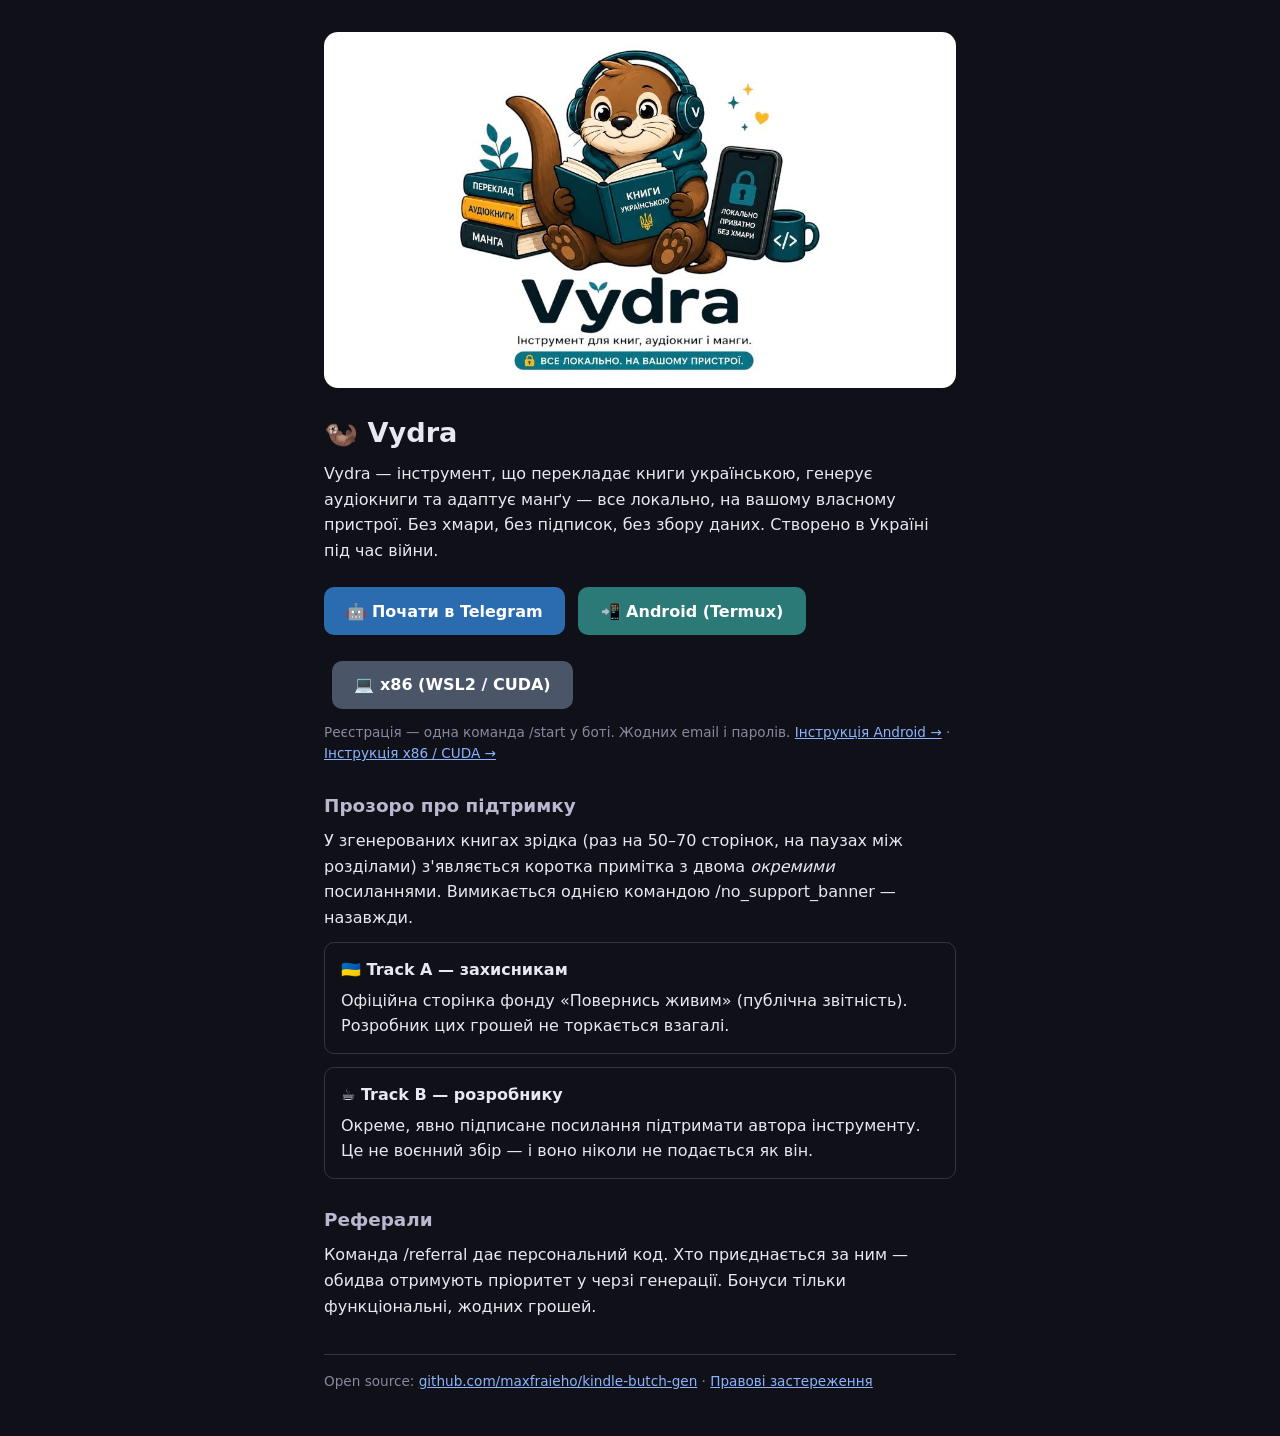
<file: site/index.html>
<!DOCTYPE html>
<html lang="uk">
<head>
<meta charset="utf-8">
<meta name="viewport" content="width=device-width, initial-scale=1">
<title>Vydra 🦦 — книги, аудіокниги та манґа українською. Локально.</title>
<style>
  :root { color-scheme: light dark; }
  * { box-sizing: border-box; margin: 0; }
  body { font-family: system-ui, sans-serif; line-height: 1.6; max-width: 42rem;
         margin: 0 auto; padding: 2rem 1.25rem; background: #101018; color: #e8e8f0; }
  h1 { font-size: 1.7rem; margin-bottom: .4rem; }
  h2 { font-size: 1.15rem; margin: 1.6rem 0 .5rem; color: #b8b8d0; }
  p { margin-bottom: .7rem; }
  a { color: #8ab4ff; }
  .cta { display: inline-block; background: #2b6cb0; color: #fff; padding: .7rem 1.4rem;
         border-radius: 10px; text-decoration: none; font-weight: 600; margin: .8rem 0; }
  .tracks { display: grid; gap: .8rem; margin-top: .5rem; }
  .track { border: 1px solid #33334a; border-radius: 10px; padding: .9rem 1rem; }
  .track b { display: block; margin-bottom: .3rem; }
  .muted { color: #8888a0; font-size: .85rem; }
  footer { margin-top: 2.2rem; border-top: 1px solid #33334a; padding-top: 1rem; }
</style>
</head>
<body>
  <img src="vydra.jpg" alt="Vydra — видра-маскот з книгою і навушниками" style="max-width:100%;border-radius:14px;margin-bottom:1rem">
  <h1>🦦 Vydra</h1>
  <p>Vydra — інструмент, що перекладає книги українською, генерує аудіокниги
     та адаптує манґу — все локально, на вашому власному пристрої.
     Без хмари, без підписок, без збору даних. Створено в Україні під час війни.</p>

  <a class="cta" href="https://t.me/GetVydraBot">🤖 Почати в Telegram</a>
  <a class="cta" href="install.html" style="background:#2b7a78; margin-left:0.5rem;">📲 Android (Termux)</a>
  <a class="cta" href="install_x86.html" style="background:#4a5568; margin-left:0.5rem;">💻 x86 (WSL2 / CUDA)</a>
  <p class="muted">Реєстрація — одна команда /start у боті. Жодних email і паролів.
     <a href="install.html">Інструкція Android →</a> · <a href="install_x86.html">Інструкція x86 / CUDA →</a></p>

  <h2>Прозоро про підтримку</h2>
  <p>У згенерованих книгах зрідка (раз на 50–70 сторінок, на паузах між
     розділами) з'являється коротка примітка з двома <em>окремими</em>
     посиланнями. Вимикається однією командою /no_support_banner — назавжди.</p>
  <div class="tracks">
    <div class="track"><b>🇺🇦 Track A — захисникам</b>
      Офіційна сторінка фонду «Повернись живим» (публічна звітність).
      Розробник цих грошей не торкається взагалі.</div>
    <div class="track"><b>☕ Track B — розробнику</b>
      Окреме, явно підписане посилання підтримати автора інструменту.
      Це не воєнний збір — і воно ніколи не подається як він.</div>
  </div>

  <h2>Реферали</h2>
  <p>Команда /referral дає персональний код. Хто приєднається за ним —
     обидва отримують пріоритет у черзі генерації. Бонуси тільки
     функціональні, жодних грошей.</p>

  <footer class="muted">
    <p>Open source: <a href="https://github.com/maxfraieho/kindle-butch-gen">github.com/maxfraieho/kindle-butch-gen</a>
       · <a href="legal.html">Правові застереження</a></p>
  </footer>
</body>
</html>
</file>
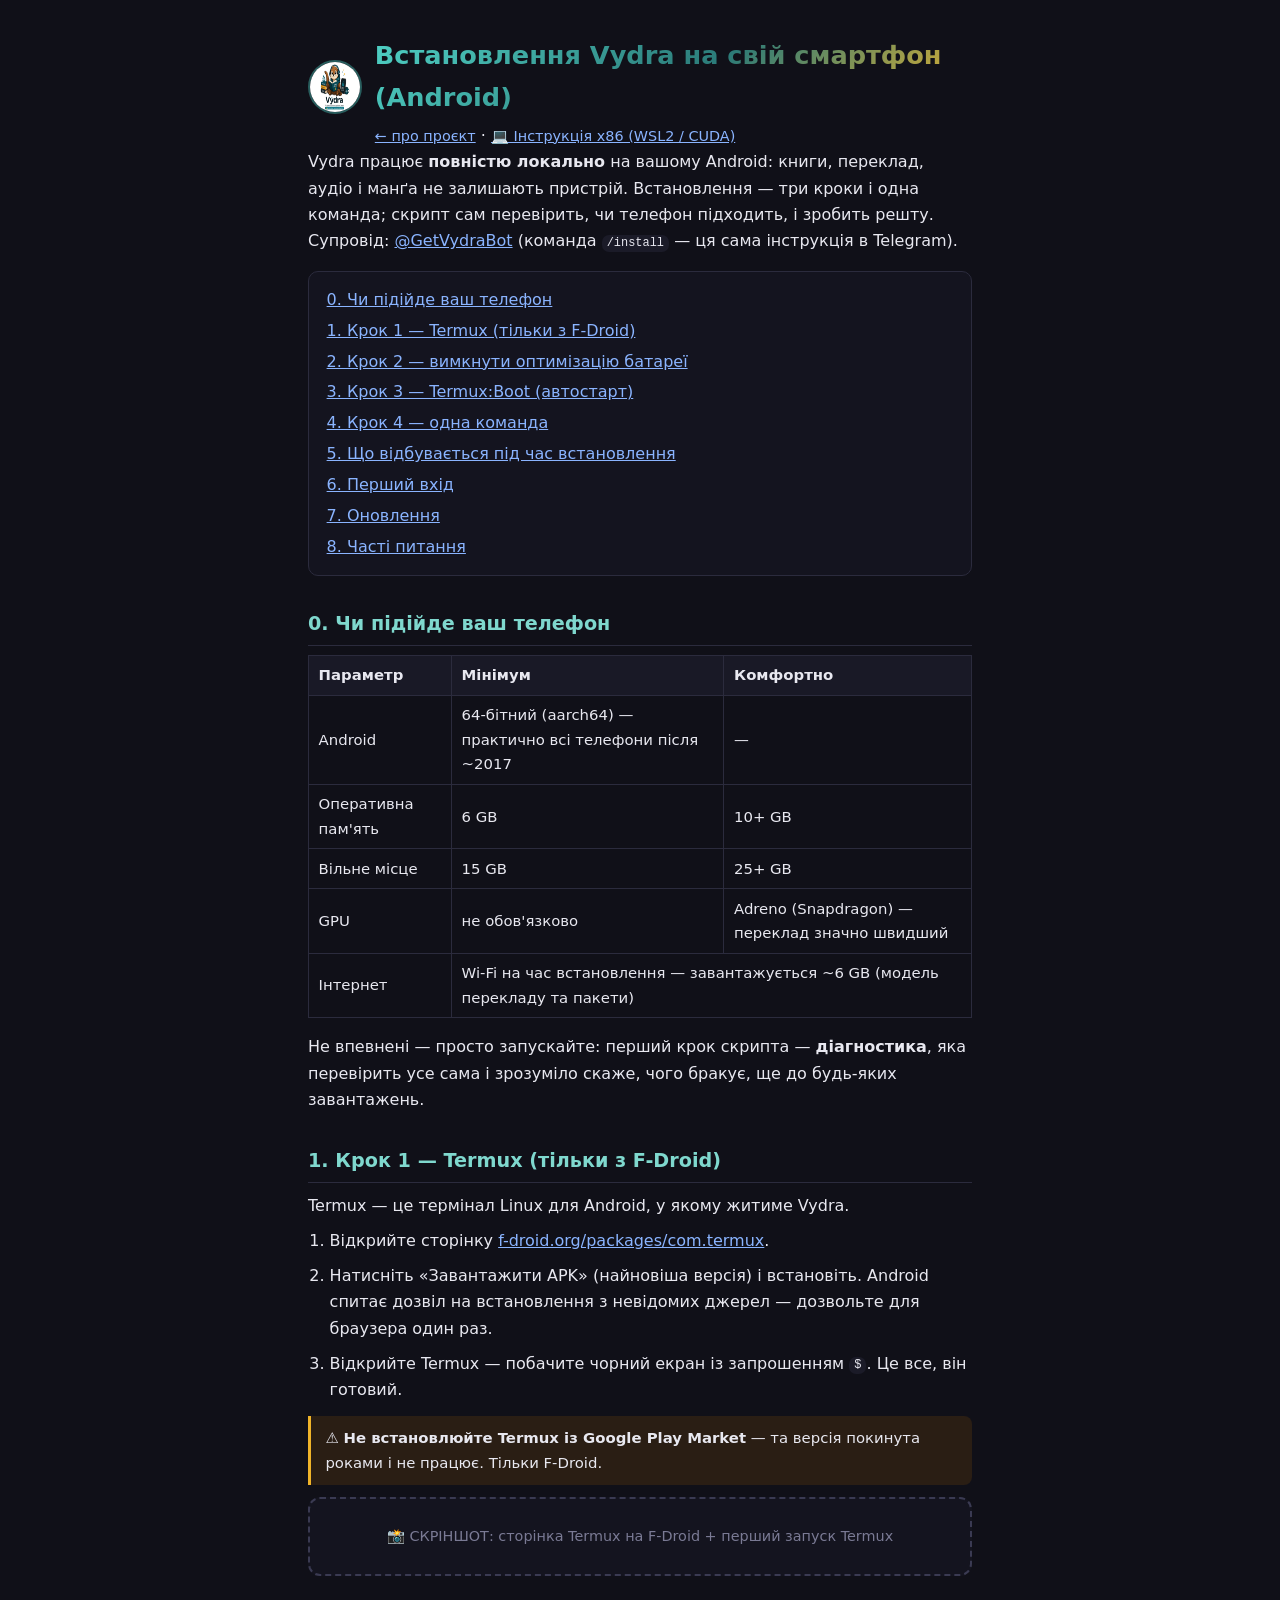
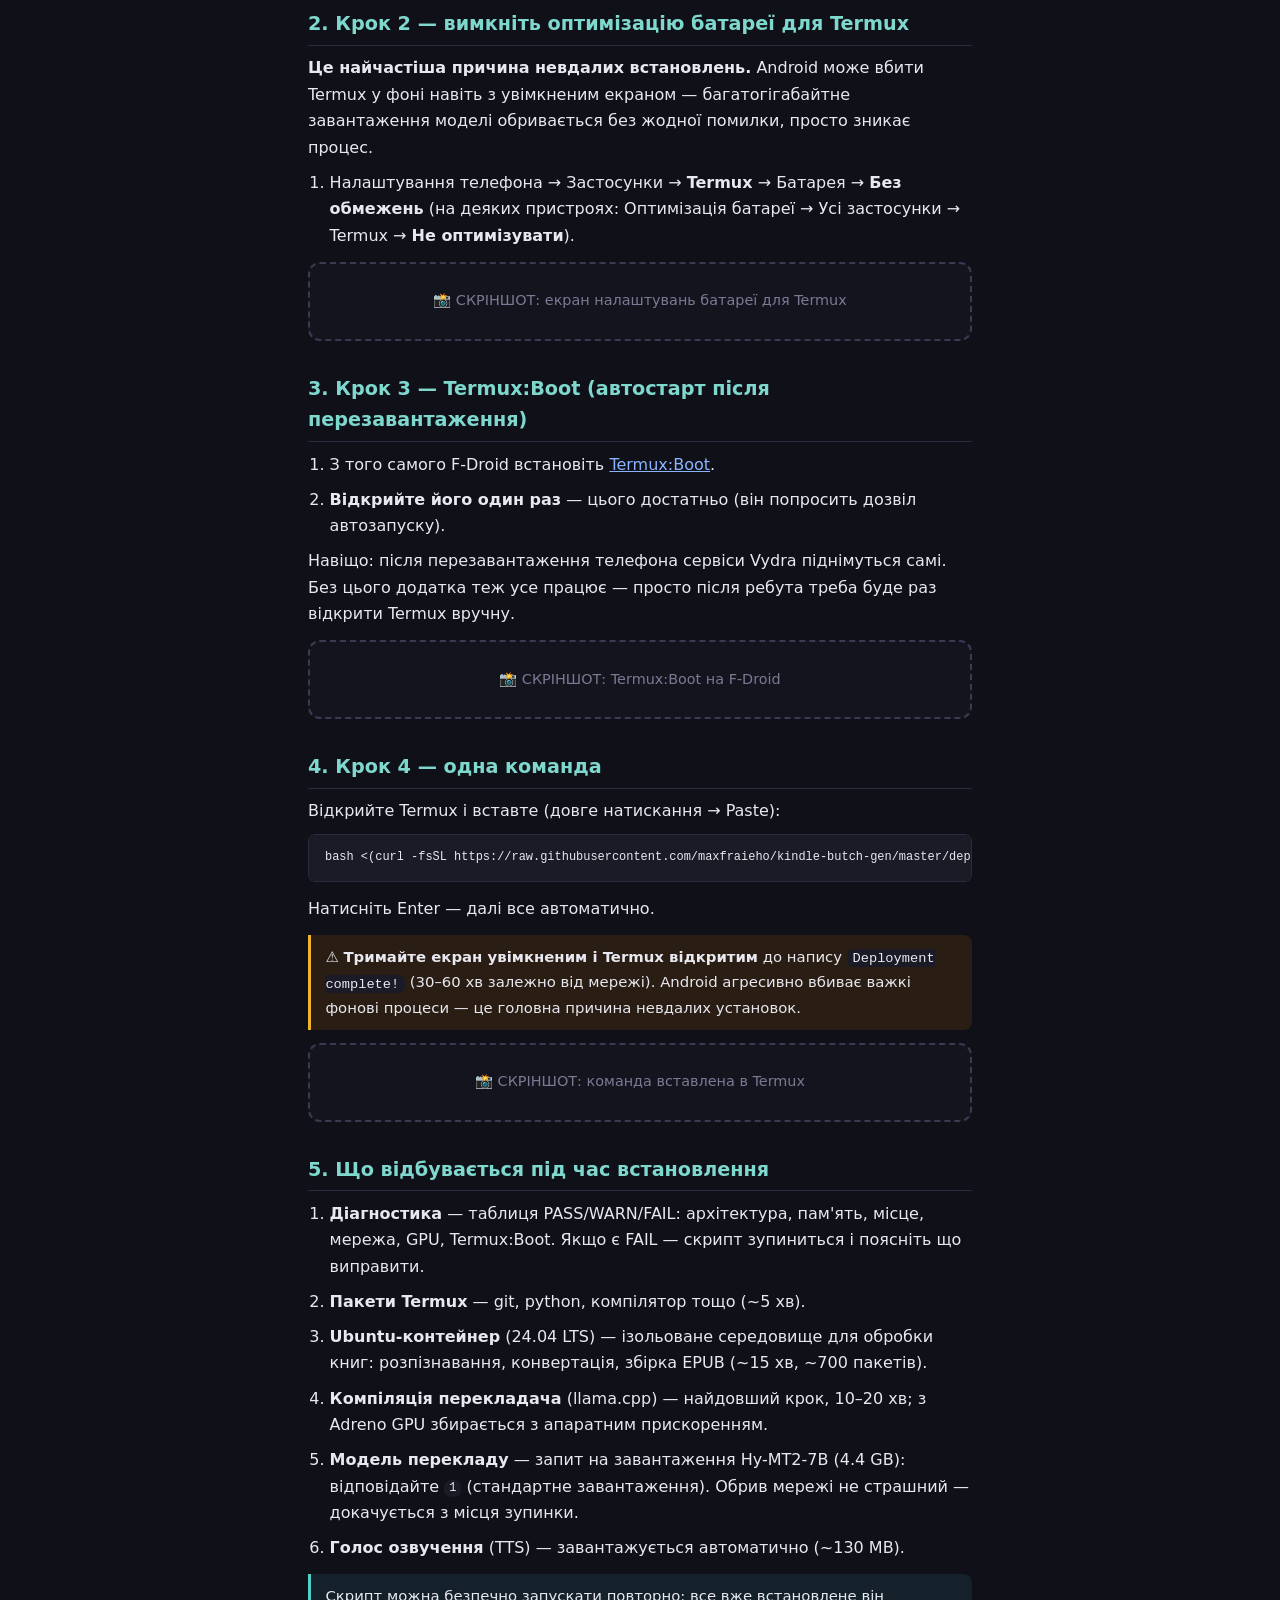
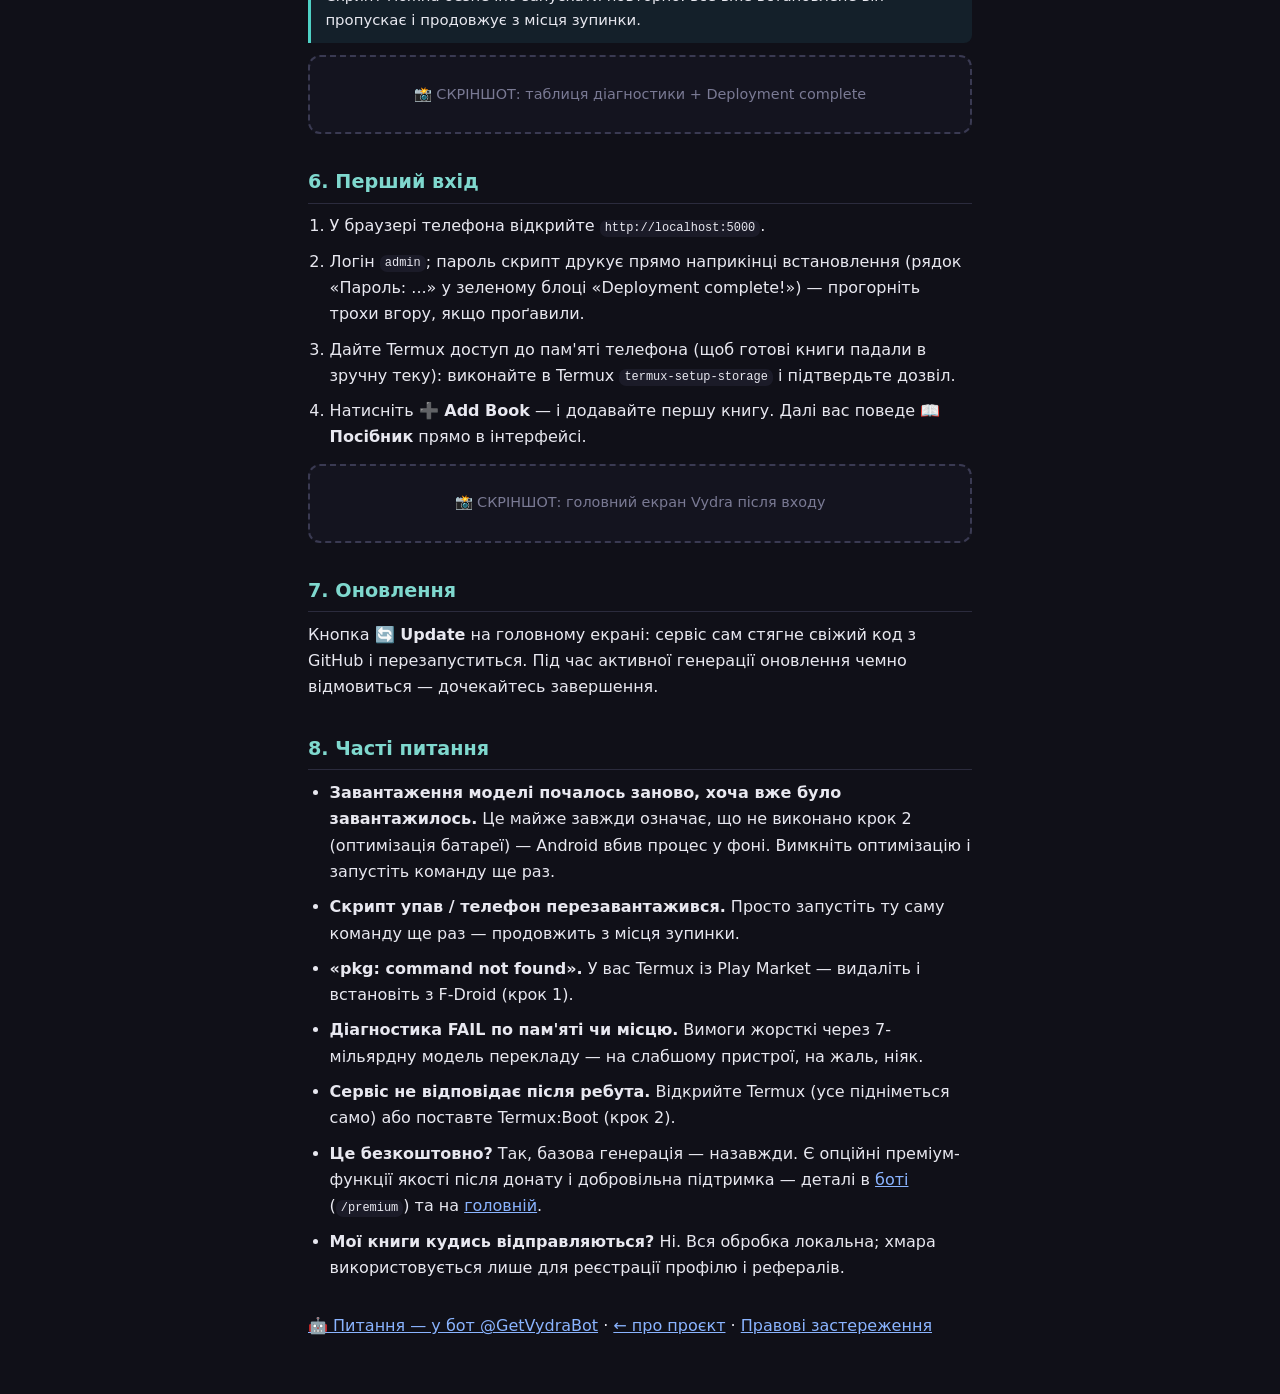
<file: site/install.html>
<!DOCTYPE html>
<html lang="uk">
<head>
<meta charset="utf-8">
<meta name="viewport" content="width=device-width, initial-scale=1">
<title>Vydra 🦦 — Встановлення на свій смартфон</title>
<style>
  :root { color-scheme: light dark; }
  * { box-sizing: border-box; margin: 0; }
  body { font-family: system-ui, sans-serif; line-height: 1.65; max-width: 44rem;
         margin: 0 auto; padding: 1.5rem 1.25rem 3rem; background: #101018; color: #e8e8f0; }
  h1 { font-size: 1.6rem; margin: 0.6rem 0 0.3rem;
       background: linear-gradient(135deg, #4fd1c5, #2b7a78 55%, #f0b429);
       -webkit-background-clip: text; -webkit-text-fill-color: transparent; }
  h2 { font-size: 1.2rem; margin: 2rem 0 0.6rem; color: #7fd8ce;
       border-bottom: 1px solid #2b2b3d; padding-bottom: 0.3rem; }
  h3 { font-size: 1.02rem; margin: 1.2rem 0 0.4rem; color: #cfcfe2; }
  p, li { margin-bottom: 0.55rem; }
  ol, ul { padding-left: 1.35rem; }
  a { color: #8ab4ff; }
  code, pre { background: #1b1b28; border-radius: 7px; font-size: 0.92em; }
  code { padding: 0.12em 0.42em; }
  pre { padding: 0.8rem 1rem; overflow-x: auto; margin: 0.6rem 0 0.9rem;
        border: 1px solid #2b2b3d; }
  table { border-collapse: collapse; width: 100%; margin: 0.6rem 0 1rem; font-size: 0.93rem; }
  th, td { border: 1px solid #2b2b3d; padding: 0.45rem 0.6rem; text-align: left; }
  th { background: #191926; }
  .shot-placeholder { border: 2px dashed #3a3a52; border-radius: 12px; padding: 1.6rem 1rem;
        text-align: center; color: #7a7a94; margin: 0.8rem 0 1rem; font-size: 0.9rem;
        background: #14141f; }
  .tip { background: #14202a; border-left: 3px solid #4fd1c5; padding: 0.6rem 0.9rem;
         border-radius: 0 8px 8px 0; margin: 0.8rem 0; font-size: 0.93rem; }
  .warn { background: #2a1e14; border-left: 3px solid #f0b429; padding: 0.6rem 0.9rem;
          border-radius: 0 8px 8px 0; margin: 0.8rem 0; font-size: 0.93rem; }
  .topbar { display: flex; align-items: center; gap: 0.8rem; }
  .topbar img { width: 54px; height: 54px; border-radius: 50%;
                border: 2px solid rgba(79,209,197,0.4); }
  .back { font-size: 0.9rem; }
  .toc { background: #14141f; border: 1px solid #2b2b3d; border-radius: 10px;
         padding: 0.8rem 1.1rem; margin: 1rem 0; }
  .toc a { display: block; padding: 0.14rem 0; }
</style>
</head>
<body>
  <div class="topbar">
    <img src="vydra.jpg" alt="Vydra">
    <div>
      <h1>Встановлення Vydra на свій смартфон (Android)</h1>
      <a class="back" href="index.html">← про проєкт</a> · <a class="back" href="install_x86.html">💻 Інструкція x86 (WSL2 / CUDA)</a>
    </div>
  </div>

  <p>Vydra працює <b>повністю локально</b> на вашому Android: книги, переклад,
     аудіо і манґа не залишають пристрій. Встановлення — три кроки і одна
     команда; скрипт сам перевірить, чи телефон підходить, і зробить решту.
     Супровід: <a href="https://t.me/GetVydraBot">@GetVydraBot</a> (команда
     <code>/install</code> — ця сама інструкція в Telegram).</p>

  <nav class="toc">
    <a href="#req">0. Чи підійде ваш телефон</a>
    <a href="#termux">1. Крок 1 — Termux (тільки з F-Droid)</a>
    <a href="#battery">2. Крок 2 — вимкнути оптимізацію батареї</a>
    <a href="#boot">3. Крок 3 — Termux:Boot (автостарт)</a>
    <a href="#run">4. Крок 4 — одна команда</a>
    <a href="#during">5. Що відбувається під час встановлення</a>
    <a href="#first">6. Перший вхід</a>
    <a href="#update">7. Оновлення</a>
    <a href="#faq">8. Часті питання</a>
  </nav>

  <h2 id="req">0. Чи підійде ваш телефон</h2>
  <table>
    <tr><th>Параметр</th><th>Мінімум</th><th>Комфортно</th></tr>
    <tr><td>Android</td><td>64-бітний (aarch64) — практично всі телефони після ~2017</td><td>—</td></tr>
    <tr><td>Оперативна пам'ять</td><td>6 GB</td><td>10+ GB</td></tr>
    <tr><td>Вільне місце</td><td>15 GB</td><td>25+ GB</td></tr>
    <tr><td>GPU</td><td>не обов'язково</td><td>Adreno (Snapdragon) — переклад значно швидший</td></tr>
    <tr><td>Інтернет</td><td colspan="2">Wi-Fi на час встановлення — завантажується ~6 GB (модель перекладу та пакети)</td></tr>
  </table>
  <p>Не впевнені — просто запускайте: перший крок скрипта — <b>діагностика</b>,
     яка перевірить усе сама і зрозуміло скаже, чого бракує, ще до будь-яких
     завантажень.</p>

  <h2 id="termux">1. Крок 1 — Termux (тільки з F-Droid)</h2>
  <p>Termux — це термінал Linux для Android, у якому житиме Vydra.</p>
  <ol>
    <li>Відкрийте сторінку
        <a href="https://f-droid.org/packages/com.termux/">f-droid.org/packages/com.termux</a>.</li>
    <li>Натисніть «Завантажити APK» (найновіша версія) і встановіть.
        Android спитає дозвіл на встановлення з невідомих джерел — дозвольте
        для браузера один раз.</li>
    <li>Відкрийте Termux — побачите чорний екран із запрошенням
        <code>$</code>. Це все, він готовий.</li>
  </ol>
  <div class="warn">⚠️ <b>Не встановлюйте Termux із Google Play Market</b> —
     та версія покинута роками і не працює. Тільки F-Droid.</div>
  <div class="shot-placeholder">📸 СКРІНШОТ: сторінка Termux на F-Droid + перший запуск Termux</div>

  <h2 id="battery">2. Крок 2 — вимкніть оптимізацію батареї для Termux</h2>
  <p><b>Це найчастіша причина невдалих встановлень.</b> Android може вбити Termux
     у фоні навіть з увімкненим екраном — багатогігабайтне завантаження моделі
     обривається без жодної помилки, просто зникає процес.</p>
  <ol>
    <li>Налаштування телефона → Застосунки → <b>Termux</b> → Батарея →
        <b>Без обмежень</b> (на деяких пристроях: Оптимізація батареї →
        Усі застосунки → Termux → <b>Не оптимізувати</b>).</li>
  </ol>
  <div class="shot-placeholder">📸 СКРІНШОТ: екран налаштувань батареї для Termux</div>

  <h2 id="boot">3. Крок 3 — Termux:Boot (автостарт після перезавантаження)</h2>
  <ol>
    <li>З того самого F-Droid встановіть
        <a href="https://f-droid.org/packages/com.termux.boot/">Termux:Boot</a>.</li>
    <li><b>Відкрийте його один раз</b> — цього достатньо (він попросить
        дозвіл автозапуску).</li>
  </ol>
  <p>Навіщо: після перезавантаження телефона сервіси Vydra піднімуться самі.
     Без цього додатка теж усе працює — просто після ребута треба буде раз
     відкрити Termux вручну.</p>
  <div class="shot-placeholder">📸 СКРІНШОТ: Termux:Boot на F-Droid</div>

  <h2 id="run">4. Крок 4 — одна команда</h2>
  <p>Відкрийте Termux і вставте (довге натискання → Paste):</p>
  <pre>bash &lt;(curl -fsSL https://raw.githubusercontent.com/maxfraieho/kindle-butch-gen/master/deploy.sh) -a</pre>
  <p>Натисніть Enter — далі все автоматично.</p>
  <div class="warn">⚠️ <b>Тримайте екран увімкненим і Termux відкритим</b> до
     напису <code>Deployment complete!</code> (30–60 хв залежно від мережі).
     Android агресивно вбиває важкі фонові процеси — це головна причина
     невдалих установок.</div>
  <div class="shot-placeholder">📸 СКРІНШОТ: команда вставлена в Termux</div>

  <h2 id="during">5. Що відбувається під час встановлення</h2>
  <ol>
    <li><b>Діагностика</b> — таблиця PASS/WARN/FAIL: архітектура, пам'ять,
        місце, мережа, GPU, Termux:Boot. Якщо є FAIL — скрипт зупиниться і
        поясніть що виправити.</li>
    <li><b>Пакети Termux</b> — git, python, компілятор тощо (~5 хв).</li>
    <li><b>Ubuntu-контейнер</b> (24.04 LTS) — ізольоване середовище для
        обробки книг: розпізнавання, конвертація, збірка EPUB (~15 хв,
        ~700 пакетів).</li>
    <li><b>Компіляція перекладача</b> (llama.cpp) — найдовший крок,
        10–20 хв; з Adreno GPU збирається з апаратним прискоренням.</li>
    <li><b>Модель перекладу</b> — запит на завантаження Hy-MT2-7B (4.4 GB):
        відповідайте <code>1</code> (стандартне завантаження). Обрив мережі
        не страшний — докачується з місця зупинки.</li>
    <li><b>Голос озвучення</b> (TTS) — завантажується автоматично (~130 MB).</li>
  </ol>
  <div class="tip">Скрипт можна безпечно запускати повторно: все вже
     встановлене він пропускає і продовжує з місця зупинки.</div>
  <div class="shot-placeholder">📸 СКРІНШОТ: таблиця діагностики + Deployment complete</div>

  <h2 id="first">6. Перший вхід</h2>
  <ol>
    <li>У браузері телефона відкрийте <code>http://localhost:5000</code>.</li>
    <li>Логін <code>admin</code>; пароль скрипт друкує прямо наприкінці
        встановлення (рядок «Пароль: ...» у зеленому блоці «Deployment
        complete!») — прогорніть трохи вгору, якщо проґавили.</li>
    <li>Дайте Termux доступ до пам'яті телефона (щоб готові книги падали в
        зручну теку): виконайте в Termux <code>termux-setup-storage</code>
        і підтвердьте дозвіл.</li>
    <li>Натисніть <b>➕ Add Book</b> — і додавайте першу книгу. Далі вас
        поведе <b>📖 Посібник</b> прямо в інтерфейсі.</li>
  </ol>
  <div class="shot-placeholder">📸 СКРІНШОТ: головний екран Vydra після входу</div>

  <h2 id="update">7. Оновлення</h2>
  <p>Кнопка <b>🔄 Update</b> на головному екрані: сервіс сам стягне свіжий
     код з GitHub і перезапуститься. Під час активної генерації оновлення
     чемно відмовиться — дочекайтесь завершення.</p>

  <h2 id="faq">8. Часті питання</h2>
  <ul>
    <li><b>Завантаження моделі почалось заново, хоча вже було завантажилось.</b>
        Це майже завжди означає, що не виконано крок 2 (оптимізація батареї) —
        Android вбив процес у фоні. Вимкніть оптимізацію і запустіть команду ще раз.</li>
    <li><b>Скрипт упав / телефон перезавантажився.</b> Просто запустіть ту
        саму команду ще раз — продовжить з місця зупинки.</li>
    <li><b>«pkg: command not found».</b> У вас Termux із Play Market —
        видаліть і встановіть з F-Droid (крок 1).</li>
    <li><b>Діагностика FAIL по пам'яті чи місцю.</b> Вимоги жорсткі через
        7-мільярдну модель перекладу — на слабшому пристрої, на жаль, ніяк.</li>
    <li><b>Сервіс не відповідає після ребута.</b> Відкрийте Termux (усе
        підніметься само) або поставте Termux:Boot (крок 2).</li>
    <li><b>Це безкоштовно?</b> Так, базова генерація — назавжди. Є
        опційні преміум-функції якості після донату і добровільна
        підтримка — деталі в <a href="https://t.me/GetVydraBot">боті</a>
        (<code>/premium</code>) та на <a href="index.html">головній</a>.</li>
    <li><b>Мої книги кудись відправляються?</b> Ні. Вся обробка локальна;
        хмара використовується лише для реєстрації профілю і рефералів.</li>
  </ul>

  <p style="margin-top:2rem"><a href="https://t.me/GetVydraBot">🤖 Питання —
     у бот @GetVydraBot</a> · <a href="index.html">← про проєкт</a> ·
     <a href="legal.html">Правові застереження</a></p>
</body>
</html>
</file>
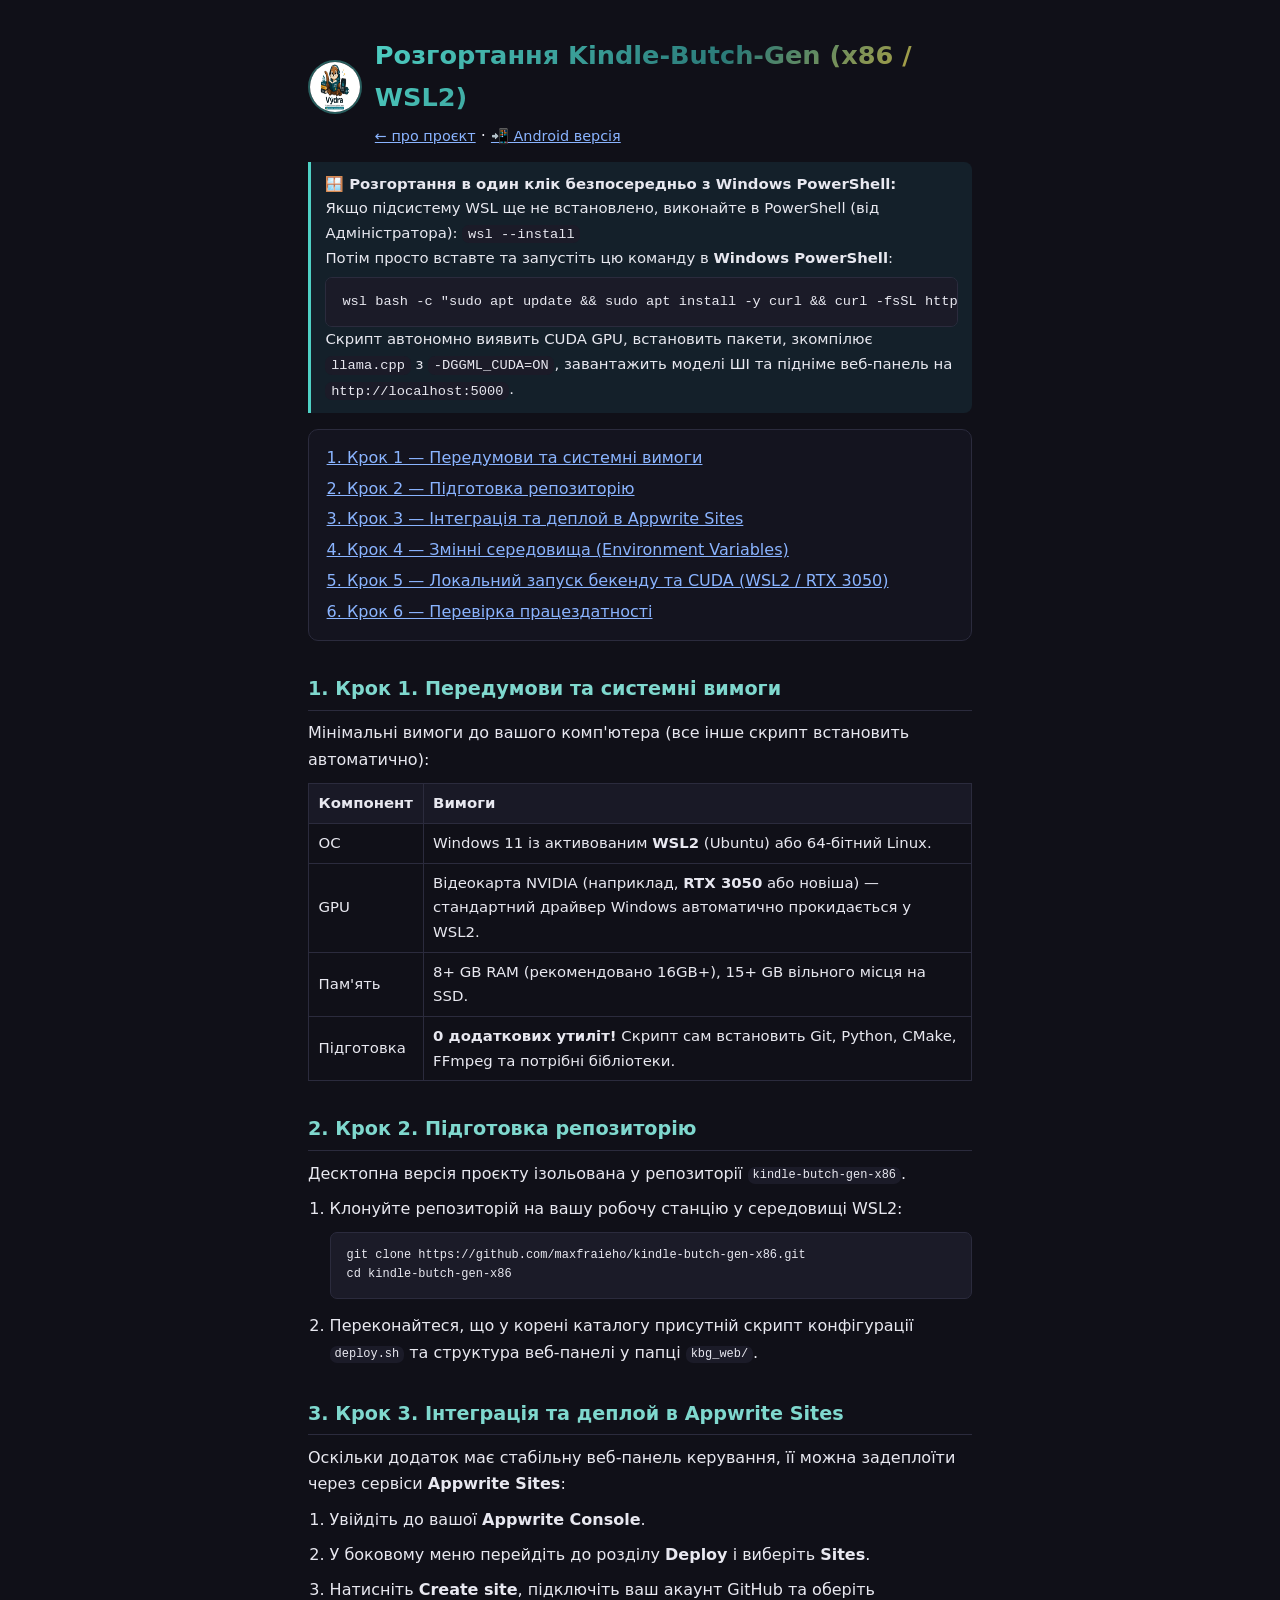
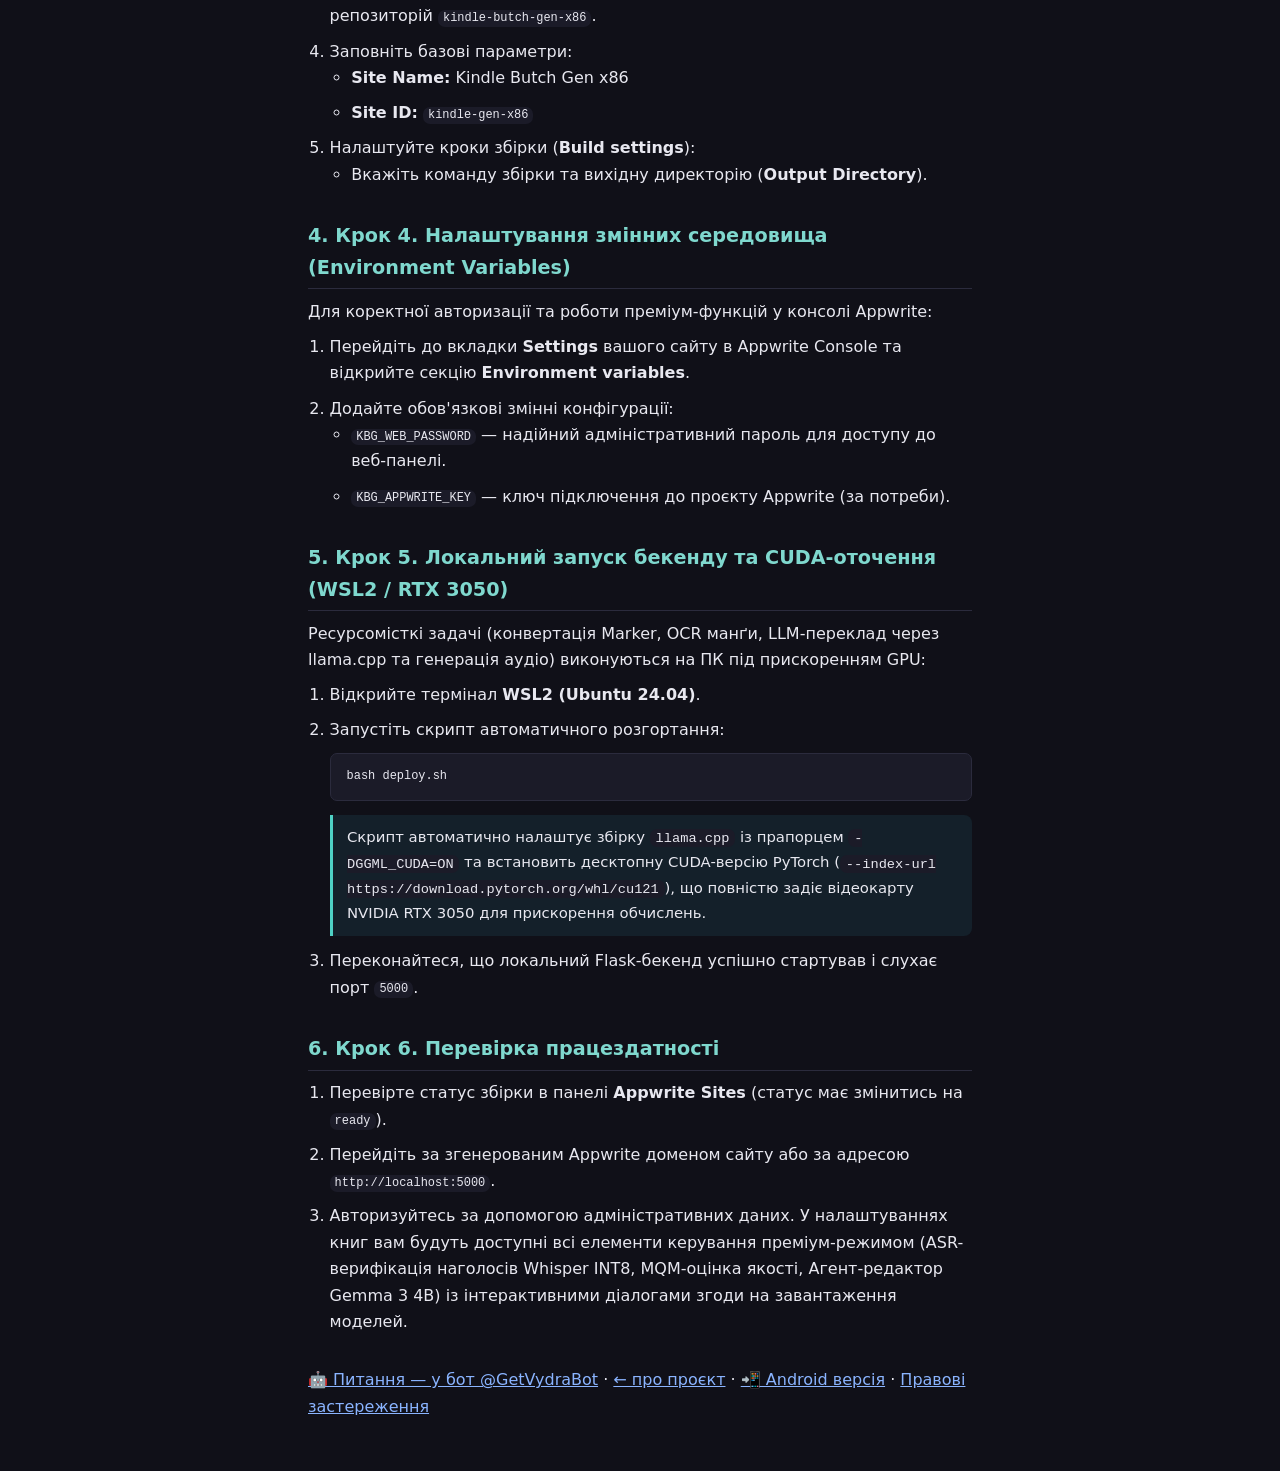
<file: site/install_x86.html>
<!DOCTYPE html>
<html lang="uk">
<head>
<meta charset="utf-8">
<meta name="viewport" content="width=device-width, initial-scale=1">
<title>Vydra 🦦 — Розгортання x86 (Windows 11 / WSL2 / CUDA)</title>
<style>
  :root { color-scheme: light dark; }
  * { box-sizing: border-box; margin: 0; }
  body { font-family: system-ui, sans-serif; line-height: 1.65; max-width: 44rem;
         margin: 0 auto; padding: 1.5rem 1.25rem 3rem; background: #101018; color: #e8e8f0; }
  h1 { font-size: 1.6rem; margin: 0.6rem 0 0.3rem;
       background: linear-gradient(135deg, #4fd1c5, #2b7a78 55%, #f0b429);
       -webkit-background-clip: text; -webkit-text-fill-color: transparent; }
  h2 { font-size: 1.2rem; margin: 2rem 0 0.6rem; color: #7fd8ce;
       border-bottom: 1px solid #2b2b3d; padding-bottom: 0.3rem; }
  h3 { font-size: 1.02rem; margin: 1.2rem 0 0.4rem; color: #cfcfe2; }
  p, li { margin-bottom: 0.55rem; }
  ol, ul { padding-left: 1.35rem; }
  a { color: #8ab4ff; }
  code, pre { background: #1b1b28; border-radius: 7px; font-size: 0.92em; }
  code { padding: 0.12em 0.42em; }
  pre { padding: 0.8rem 1rem; overflow-x: auto; margin: 0.6rem 0 0.9rem;
        border: 1px solid #2b2b3d; }
  table { border-collapse: collapse; width: 100%; margin: 0.6rem 0 1rem; font-size: 0.93rem; }
  th, td { border: 1px solid #2b2b3d; padding: 0.45rem 0.6rem; text-align: left; }
  th { background: #191926; }
  .tip { background: #14202a; border-left: 3px solid #4fd1c5; padding: 0.6rem 0.9rem;
         border-radius: 0 8px 8px 0; margin: 0.8rem 0; font-size: 0.93rem; }
  .warn { background: #2a1e14; border-left: 3px solid #f0b429; padding: 0.6rem 0.9rem;
          border-radius: 0 8px 8px 0; margin: 0.8rem 0; font-size: 0.93rem; }
  .topbar { display: flex; align-items: center; gap: 0.8rem; }
  .topbar img { width: 54px; height: 54px; border-radius: 50%;
                border: 2px solid rgba(79,209,197,0.4); }
  .back { font-size: 0.9rem; }
  .toc { background: #14141f; border: 1px solid #2b2b3d; border-radius: 10px;
         padding: 0.8rem 1.1rem; margin: 1rem 0; }
  .toc a { display: block; padding: 0.14rem 0; }
</style>
</head>
<body>
  <div class="topbar">
    <img src="vydra.jpg" alt="Vydra">
    <div>
      <h1>Розгортання Kindle-Butch-Gen (x86 / WSL2)</h1>
      <a class="back" href="index.html">← про проєкт</a> · <a class="back" href="install.html">📲 Android версія</a>
    </div>
  </div>

  <div class="tip">🪟 <b>Розгортання в один клік безпосередньо з Windows PowerShell:</b><br>
  Якщо підсистему WSL ще не встановлено, виконайте в PowerShell (від Адміністратора): <code>wsl --install</code><br>
  Потім просто вставте та запустіть цю команду в <b>Windows PowerShell</b>:<br>
  <pre style="margin: 0.4rem 0 0;">wsl bash -c "sudo apt update && sudo apt install -y curl && curl -fsSL https://raw.githubusercontent.com/maxfraieho/kindle-butch-gen-x86/master/deploy.sh | bash -s -- -a"</pre>
  Скрипт автономно виявить CUDA GPU, встановить пакети, зкомпілює <code>llama.cpp</code> з <code>-DGGML_CUDA=ON</code>, завантажить моделі ШІ та підніме веб-панель на <code>http://localhost:5000</code>.</div>

  <nav class="toc">
    <a href="#req">1. Крок 1 — Передумови та системні вимоги</a>
    <a href="#repo">2. Крок 2 — Підготовка репозиторію</a>
    <a href="#appwrite">3. Крок 3 — Інтеграція та деплой в Appwrite Sites</a>
    <a href="#env">4. Крок 4 — Змінні середовища (Environment Variables)</a>
    <a href="#backend">5. Крок 5 — Локальний запуск бекенду та CUDA (WSL2 / RTX 3050)</a>
    <a href="#verify">6. Крок 6 — Перевірка працездатності</a>
  </nav>

  <h2 id="req">1. Крок 1. Передумови та системні вимоги</h2>
  <p>Мінімальні вимоги до вашого комп'ютера (все інше скрипт встановить автоматично):</p>
  <table>
    <tr><th>Компонент</th><th>Вимоги</th></tr>
    <tr><td>ОС</td><td>Windows 11 із активованим <b>WSL2</b> (Ubuntu) або 64-бітний Linux.</td></tr>
    <tr><td>GPU</td><td>Відеокарта NVIDIA (наприклад, <b>RTX 3050</b> або новіша) — стандартний драйвер Windows автоматично прокидається у WSL2.</td></tr>
    <tr><td>Пам'ять</td><td>8+ GB RAM (рекомендовано 16GB+), 15+ GB вільного місця на SSD.</td></tr>
    <tr><td>Підготовка</td><td><b>0 додаткових утиліт!</b> Скрипт сам встановить Git, Python, CMake, FFmpeg та потрібні бібліотеки.</td></tr>
  </table>

  <h2 id="repo">2. Крок 2. Підготовка репозиторію</h2>
  <p>Десктопна версія проєкту ізольована у репозиторії <code>kindle-butch-gen-x86</code>.</p>
  <ol>
    <li>Клонуйте репозиторій на вашу робочу станцію у середовищі WSL2:
      <pre>git clone https://github.com/maxfraieho/kindle-butch-gen-x86.git
cd kindle-butch-gen-x86</pre>
    </li>
    <li>Переконайтеся, що у корені каталогу присутній скрипт конфігурації <code>deploy.sh</code> та структура веб-панелі у папці <code>kbg_web/</code>.</li>
  </ol>

  <h2 id="appwrite">3. Крок 3. Інтеграція та деплой в Appwrite Sites</h2>
  <p>Оскільки додаток має стабільну веб-панель керування, її можна задеплоїти через сервіси <b>Appwrite Sites</b>:</p>
  <ol>
    <li>Увійдіть до вашої <b>Appwrite Console</b>.</li>
    <li>У боковому меню перейдіть до розділу <b>Deploy</b> і виберіть <b>Sites</b>.</li>
    <li>Натисніть <b>Create site</b>, підключіть ваш акаунт GitHub та оберіть репозиторій <code>kindle-butch-gen-x86</code>.</li>
    <li>Заповніть базові параметри:
      <ul>
        <li><b>Site Name:</b> Kindle Butch Gen x86</li>
        <li><b>Site ID:</b> <code>kindle-gen-x86</code></li>
      </ul>
    </li>
    <li>Налаштуйте кроки збірки (<b>Build settings</b>):
      <ul>
        <li>Вкажіть команду збірки та вихідну директорію (<b>Output Directory</b>).</li>
      </ul>
    </li>
  </ol>

  <h2 id="env">4. Крок 4. Налаштування змінних середовища (Environment Variables)</h2>
  <p>Для коректної авторизації та роботи преміум-функцій у консолі Appwrite:</p>
  <ol>
    <li>Перейдіть до вкладки <b>Settings</b> вашого сайту в Appwrite Console та відкрийте секцію <b>Environment variables</b>.</li>
    <li>Додайте обов'язкові змінні конфігурації:
      <ul>
        <li><code>KBG_WEB_PASSWORD</code> — надійний адміністративний пароль для доступу до веб-панелі.</li>
        <li><code>KBG_APPWRITE_KEY</code> — ключ підключення до проєкту Appwrite (за потреби).</li>
      </ul>
    </li>
  </ol>

  <h2 id="backend">5. Крок 5. Локальний запуск бекенду та CUDA-оточення (WSL2 / RTX 3050)</h2>
  <p>Ресурсомісткі задачі (конвертація Marker, OCR манґи, LLM-переклад через llama.cpp та генерація аудіо) виконуються на ПК під прискоренням GPU:</p>
  <ol>
    <li>Відкрийте термінал <b>WSL2 (Ubuntu 24.04)</b>.</li>
    <li>Запустіть скрипт автоматичного розгортання:
      <pre>bash deploy.sh</pre>
    </li>
    <div class="tip">Скрипт автоматично налаштує збірку <code>llama.cpp</code> із прапорцем <code>-DGGML_CUDA=ON</code> та встановить десктопну CUDA-версію PyTorch (<code>--index-url https://download.pytorch.org/whl/cu121</code>), що повністю задіє відеокарту NVIDIA RTX 3050 для прискорення обчислень.</div>
    <li>Переконайтеся, що локальний Flask-бекенд успішно стартував і слухає порт <code>5000</code>.</li>
  </ol>

  <h2 id="verify">6. Крок 6. Перевірка працездатності</h2>
  <ol>
    <li>Перевірте статус збірки в панелі <b>Appwrite Sites</b> (статус має змінитись на <code>ready</code>).</li>
    <li>Перейдіть за згенерованим Appwrite доменом сайту або за адресою <code>http://localhost:5000</code>.</li>
    <li>Авторизуйтесь за допомогою адміністративних даних. У налаштуваннях книг вам будуть доступні всі елементи керування преміум-режимом (ASR-верифікація наголосів Whisper INT8, MQM-оцінка якості, Агент-редактор Gemma 3 4B) із інтерактивними діалогами згоди на завантаження моделей.</li>
  </ol>

  <p style="margin-top:2rem"><a href="https://t.me/GetVydraBot">🤖 Питання — у бот @GetVydraBot</a> · <a href="index.html">← про проєкт</a> · <a href="install.html">📲 Android версія</a> · <a href="legal.html">Правові застереження</a></p>
</body>
</html>
</file>
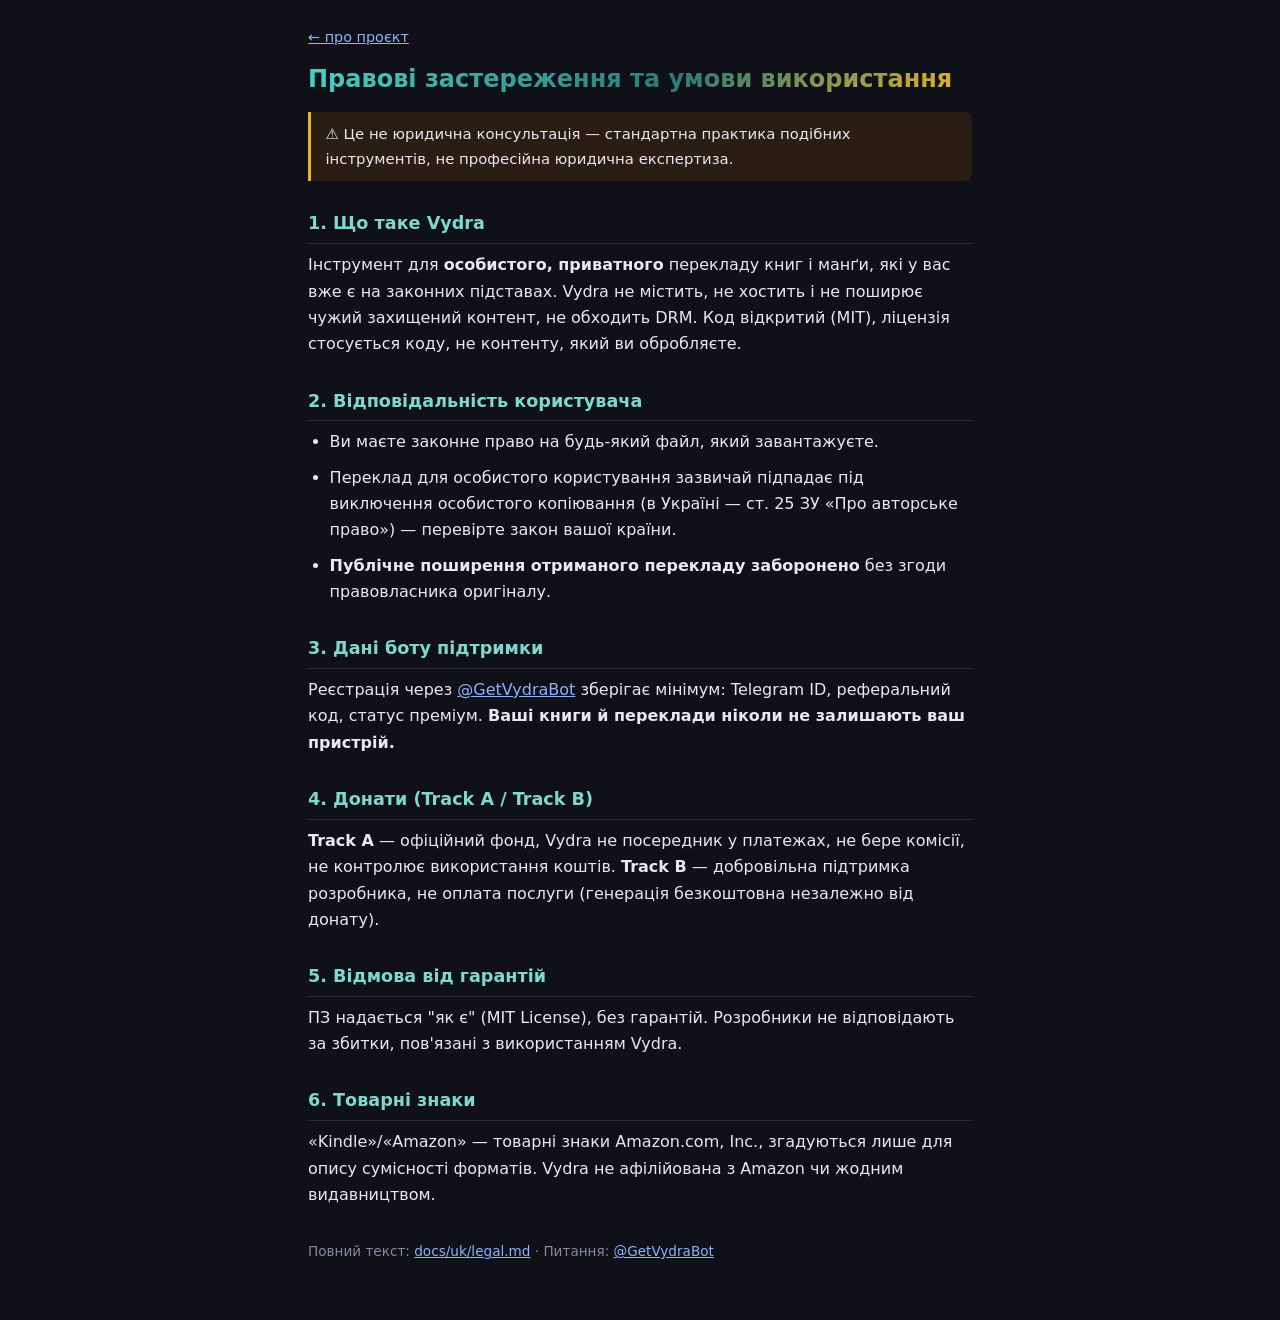
<file: site/legal.html>
<!DOCTYPE html>
<html lang="uk">
<head>
<meta charset="utf-8">
<meta name="viewport" content="width=device-width, initial-scale=1">
<title>Vydra 🦦 — Правові застереження</title>
<style>
  :root { color-scheme: light dark; }
  * { box-sizing: border-box; margin: 0; }
  body { font-family: system-ui, sans-serif; line-height: 1.65; max-width: 44rem;
         margin: 0 auto; padding: 1.5rem 1.25rem 3rem; background: #101018; color: #e8e8f0; }
  h1 { font-size: 1.5rem; margin: 0.6rem 0 0.3rem;
       background: linear-gradient(135deg, #4fd1c5, #2b7a78 55%, #f0b429);
       -webkit-background-clip: text; -webkit-text-fill-color: transparent; }
  h2 { font-size: 1.1rem; margin: 1.8rem 0 0.5rem; color: #7fd8ce;
       border-bottom: 1px solid #2b2b3d; padding-bottom: 0.3rem; }
  p, li { margin-bottom: 0.55rem; }
  ol, ul { padding-left: 1.35rem; }
  a { color: #8ab4ff; }
  code { background: #1b1b28; border-radius: 5px; padding: 0.1em 0.4em; font-size: 0.92em; }
  .warn { background: #2a1e14; border-left: 3px solid #f0b429; padding: 0.6rem 0.9rem;
          border-radius: 0 8px 8px 0; margin: 0.8rem 0; font-size: 0.93rem; }
  .back { font-size: 0.9rem; }
</style>
</head>
<body>
  <a class="back" href="index.html">← про проєкт</a>
  <h1>Правові застереження та умови використання</h1>
  <div class="warn">⚠️ Це не юридична консультація — стандартна практика подібних
     інструментів, не професійна юридична експертиза.</div>

  <h2>1. Що таке Vydra</h2>
  <p>Інструмент для <b>особистого, приватного</b> перекладу книг і манґи,
     які у вас вже є на законних підставах. Vydra не містить, не хостить і
     не поширює чужий захищений контент, не обходить DRM. Код відкритий
     (MIT), ліцензія стосується коду, не контенту, який ви обробляєте.</p>

  <h2>2. Відповідальність користувача</h2>
  <ul>
    <li>Ви маєте законне право на будь-який файл, який завантажуєте.</li>
    <li>Переклад для особистого користування зазвичай підпадає під
        виключення особистого копіювання (в Україні — ст. 25 ЗУ «Про
        авторське право») — перевірте закон вашої країни.</li>
    <li><b>Публічне поширення отриманого перекладу заборонено</b> без
        згоди правовласника оригіналу.</li>
  </ul>

  <h2>3. Дані боту підтримки</h2>
  <p>Реєстрація через <a href="https://t.me/GetVydraBot">@GetVydraBot</a>
     зберігає мінімум: Telegram ID, реферальний код, статус преміум.
     <b>Ваші книги й переклади ніколи не залишають ваш пристрій.</b></p>

  <h2>4. Донати (Track A / Track B)</h2>
  <p><b>Track A</b> — офіційний фонд, Vydra не посередник у платежах, не
     бере комісії, не контролює використання коштів. <b>Track B</b> —
     добровільна підтримка розробника, не оплата послуги (генерація
     безкоштовна незалежно від донату).</p>

  <h2>5. Відмова від гарантій</h2>
  <p>ПЗ надається "як є" (MIT License), без гарантій. Розробники не
     відповідають за збитки, пов'язані з використанням Vydra.</p>

  <h2>6. Товарні знаки</h2>
  <p>«Kindle»/«Amazon» — товарні знаки Amazon.com, Inc., згадуються лише
     для опису сумісності форматів. Vydra не афілійована з Amazon чи
     жодним видавництвом.</p>

  <p style="margin-top:2rem; font-size:0.85rem; color:#8888a0;">
     Повний текст: <a href="https://github.com/maxfraieho/kindle-butch-gen/blob/master/docs/uk/legal.md">docs/uk/legal.md</a> ·
     Питання: <a href="https://t.me/GetVydraBot">@GetVydraBot</a></p>
</body>
</html>
</file>
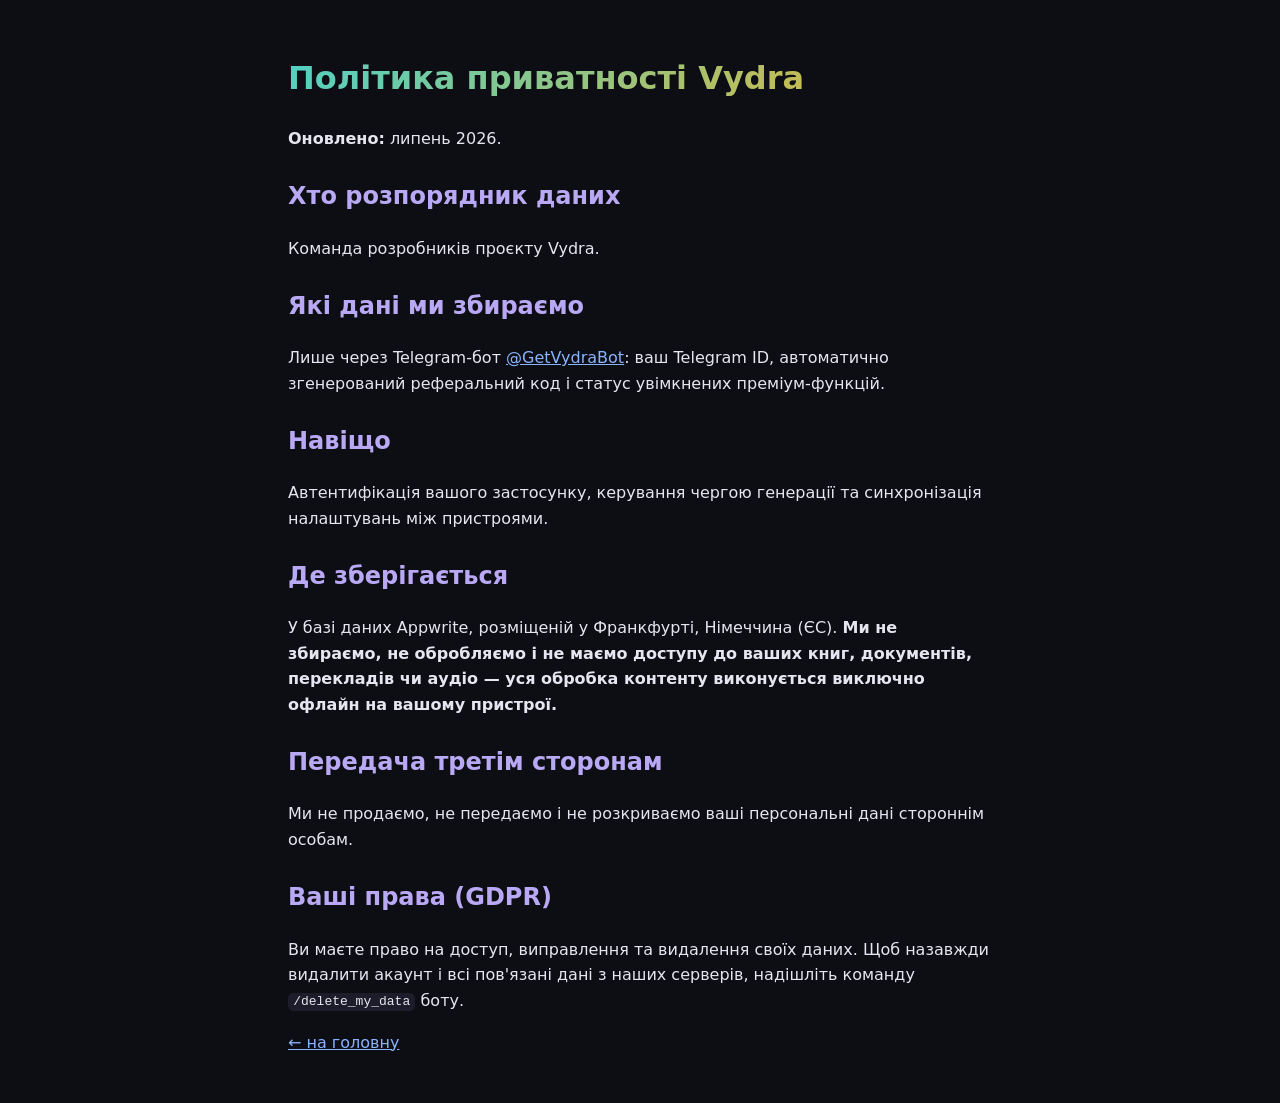
<file: site/privacy.html>
<!DOCTYPE html><html lang="uk"><head><meta charset="UTF-8">
<meta name="viewport" content="width=device-width,initial-scale=1">
<title>Vydra — Політика приватності</title>
<style>body{font-family:system-ui,sans-serif;background:#0d0d14;color:#e6e6f0;max-width:44rem;margin:0 auto;padding:2rem 1rem;line-height:1.6}h1{background:linear-gradient(135deg,#4fd1c5,#f0b429);-webkit-background-clip:text;-webkit-text-fill-color:transparent}h2{color:#b9a9f5;margin-top:1.6rem}a{color:#8ab4ff}code{background:#1c1c2a;padding:.1em .4em;border-radius:5px}</style>
</head><body>
<h1>Політика приватності Vydra</h1>
<p><b>Оновлено:</b> липень 2026.</p>
<h2>Хто розпорядник даних</h2><p>Команда розробників проєкту Vydra.</p>
<h2>Які дані ми збираємо</h2><p>Лише через Telegram-бот <a href="https://t.me/GetVydraBot">@GetVydraBot</a>: ваш Telegram ID, автоматично згенерований реферальний код і статус увімкнених преміум-функцій.</p>
<h2>Навіщо</h2><p>Автентифікація вашого застосунку, керування чергою генерації та синхронізація налаштувань між пристроями.</p>
<h2>Де зберігається</h2><p>У базі даних Appwrite, розміщеній у Франкфурті, Німеччина (ЄС). <b>Ми не збираємо, не обробляємо і не маємо доступу до ваших книг, документів, перекладів чи аудіо — уся обробка контенту виконується виключно офлайн на вашому пристрої.</b></p>
<h2>Передача третім сторонам</h2><p>Ми не продаємо, не передаємо і не розкриваємо ваші персональні дані стороннім особам.</p>
<h2>Ваші права (GDPR)</h2><p>Ви маєте право на доступ, виправлення та видалення своїх даних. Щоб назавжди видалити акаунт і всі пов'язані дані з наших серверів, надішліть команду <code>/delete_my_data</code> боту.</p>
<p><a href="/">← на головну</a></p>
</body></html>
</file>
